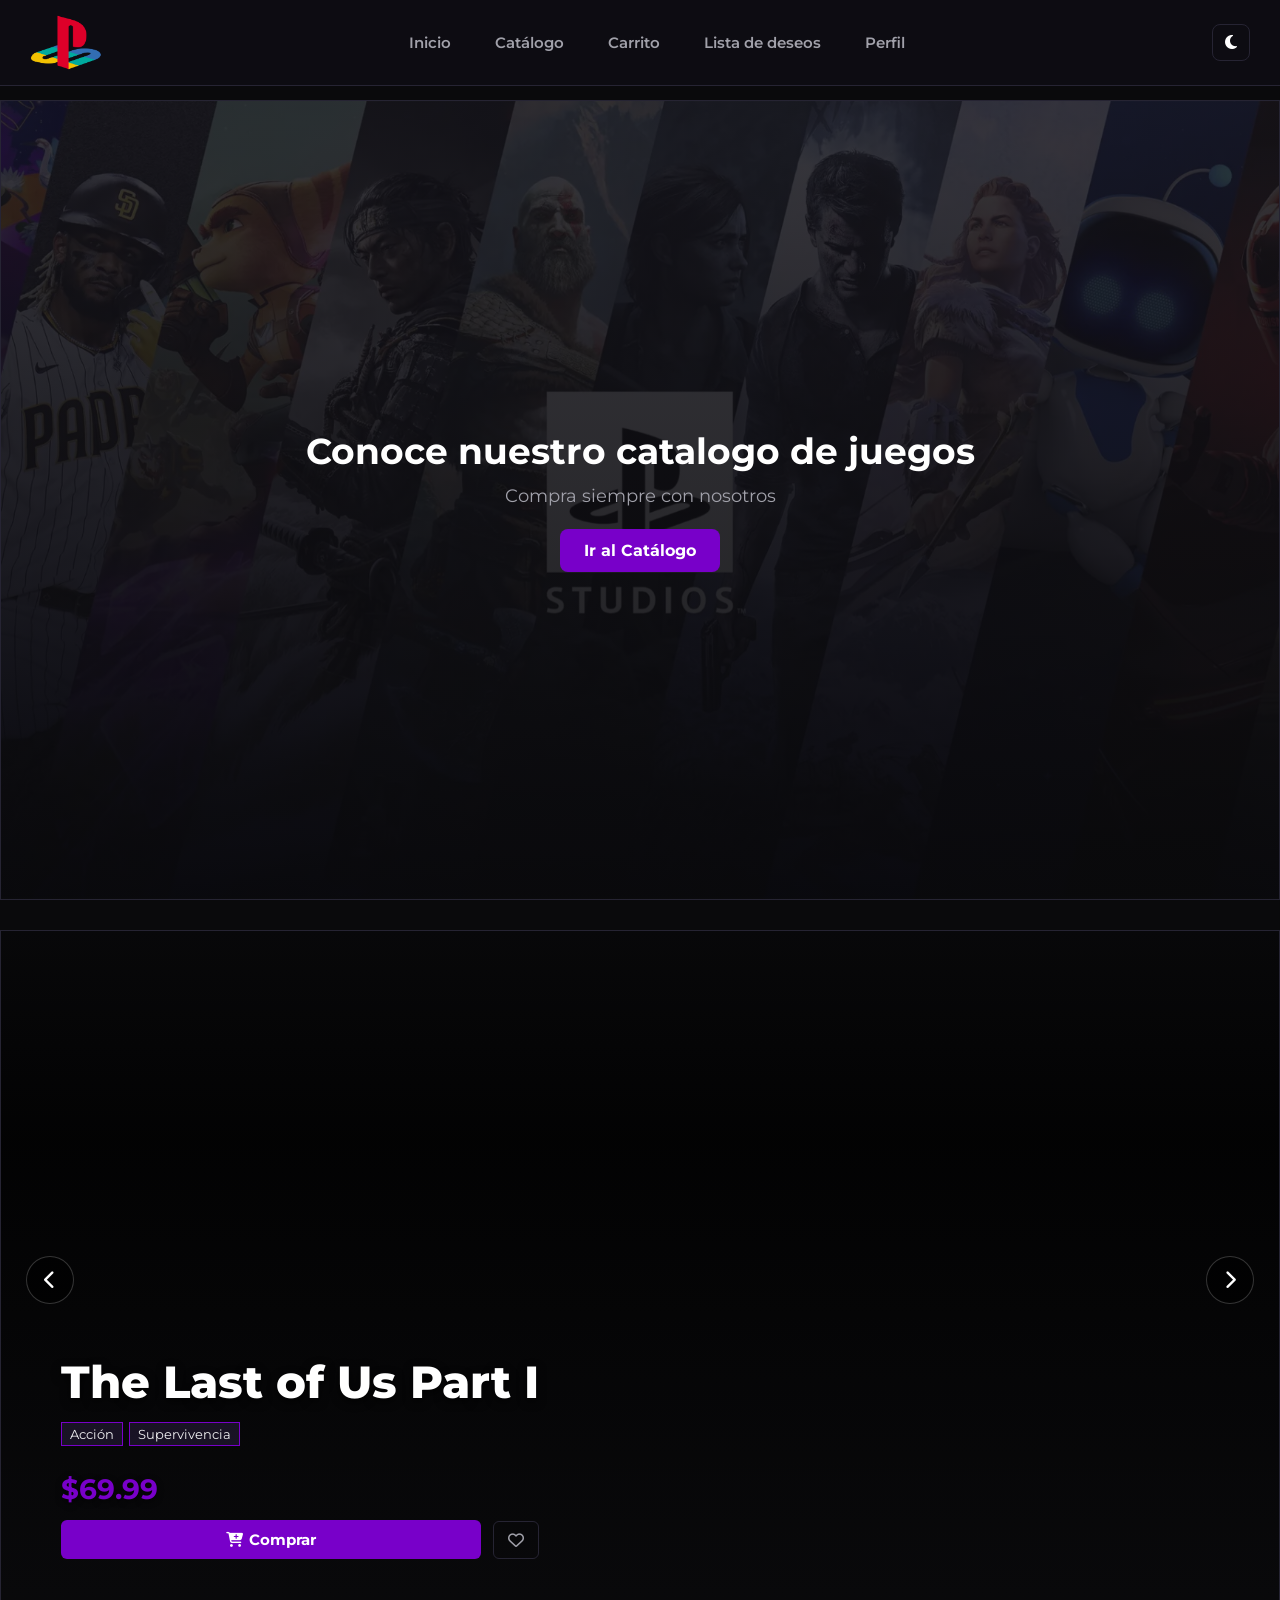
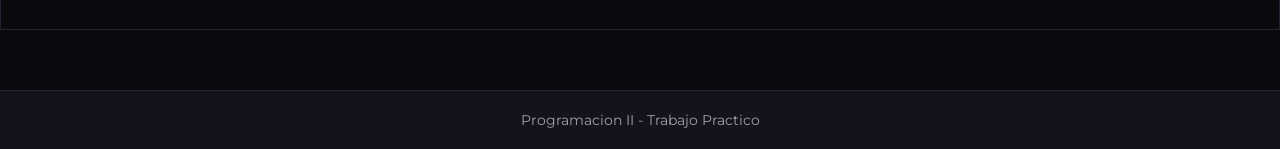
<file: index.html>
<!DOCTYPE html>
<html lang="es">

<head>
    <meta charset="UTF-8">
    <meta name="viewport" content="width=device-width, initial-scale=1.0">
    <title>GamesShop</title>
    <link rel="icon" href="./assets/images/icono.webp" type="image/webp">
    <link rel="stylesheet" href="https://cdnjs.cloudflare.com/ajax/libs/font-awesome/6.5.1/css/all.min.css">

    <!--Fuente Montserrat-->
    <link rel="preconnect" href="https://fonts.googleapis.com">
    <link rel="preconnect" href="https://fonts.gstatic.com" crossorigin>
    <link href="https://fonts.googleapis.com/css2?family=Montserrat:ital,wght@0,300..800;1,300..800&display=swap"
        rel="stylesheet">

    <link rel="stylesheet" href="./css/styles.css">
    <script>
        const savedTheme = localStorage.getItem("theme") || "dark";
        document.documentElement.setAttribute("data-theme", savedTheme);
    </script>
</head>

<body class="pagina-inicio">

    <!-- header -->
    <header class="encabezado">
        <a href="./index.html" class="logo-sitio">
            <img src="./assets/images/icono.webp" alt="Logo GamesShop" class="logo-imagen">
        </a>

        <nav class="menu-navegacion">
            <ul class="lista-menu">
                <li><a class="enlace-menu" href="./index.html">Inicio</a></li>
                <li><a class="enlace-menu" href="./pages/catalogo.html">Catálogo</a></li>
                <li><a class="enlace-menu" href="./pages/carrito.html">Carrito</a></li>
                <li><a class="enlace-menu" href="./pages/lista-deseados.html">Lista de deseos</a></li>
                <li><a class="enlace-menu" href="./pages/perfil.html">Perfil</a></li>
            </ul>
        </nav>

        <div class="acciones-encabezado">
            <button type="button" id="boton-tema" aria-label="Cambiar modo Día/Noche"
                title="Cambiar a Modo Día / Modo Noche">
                <i class="fa-solid fa-moon" id="icono-tema"></i>
            </button>
            <button type="button" id="boton-tema-movil" aria-label="Abrir menu de navegacion" title="Abrir menú">
                <h4>menu</h4>
            </button>
        </div>
    </header>

    <!-- main -->
    <main>
        <section class="banner-inicio">
            <div class="contenido-banner">
                <h2 class="titulo-banner">Conoce nuestro catalogo de juegos</h2>
                <p class="subtitulo-banner">Compra siempre con nosotros</p>
                <div class="acciones-banner">
                    <a href="./pages/catalogo.html" class="boton-banner">Ir al Catálogo</a>
                </div>
            </div>
        </section>
        <!-- carrusel -->
        <section id="carrusel-principal" class="seccion-carrusel-completo">
            <div class="carrusel-items" id="carrusel-items-inicio">
            </div>

            <button type="button" class="btn-carrusel btn-anterior" id="btn-anterior-inicio" aria-label="Anterior">
                <i class="fa-solid fa-chevron-left"></i>
            </button>
            <button type="button" class="btn-carrusel btn-siguiente" id="btn-siguiente-inicio" aria-label="Siguiente">
                <i class="fa-solid fa-chevron-right"></i>
            </button>
        </section>


    </main>

    <!-- footer -->
    <footer class="footer">
        <p>Programacion II - Trabajo Practico</p>
    </footer>

    <script src="./js/app.js"></script>
</body>

</html>
</file>
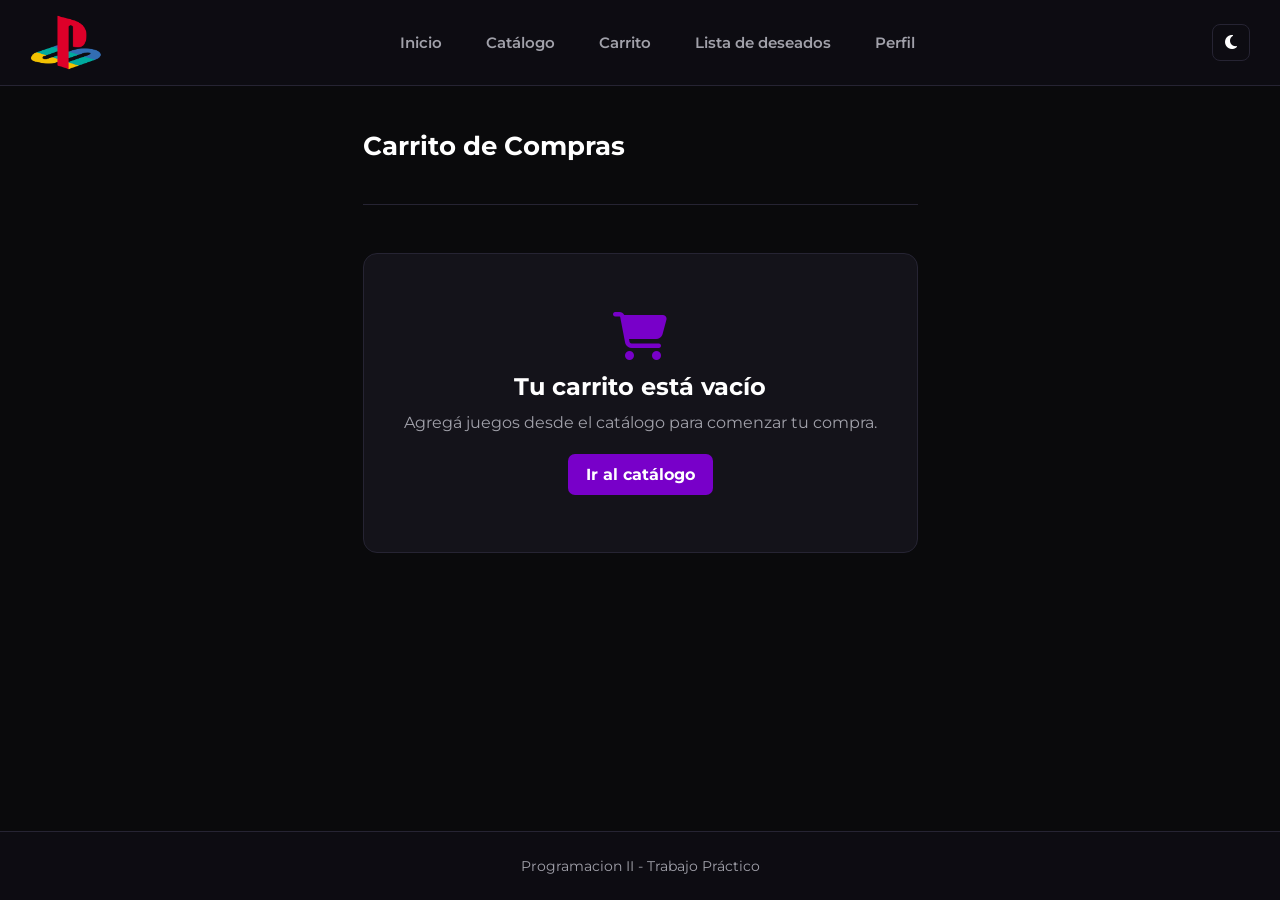
<file: pages/carrito.html>
<!DOCTYPE html>
<html lang="es">

<head>
    <meta charset="UTF-8">
    <meta name="viewport" content="width=device-width, initial-scale=1.0">
    <title>Carrito</title>
    <link rel="icon" href="./assets/images/icono.webp" type="image/webp">
    <link rel="stylesheet" href="https://cdnjs.cloudflare.com/ajax/libs/font-awesome/6.5.1/css/all.min.css">
    <!--Fuente Montserrat-->
    <link rel="preconnect" href="https://fonts.googleapis.com">
    <link rel="preconnect" href="https://fonts.gstatic.com" crossorigin>
    <link href="https://fonts.googleapis.com/css2?family=Montserrat:ital,wght@0,300..800;1,300..800&display=swap"
        rel="stylesheet">
    <link rel="stylesheet" href="../css/styles.css">
    <script>
        const savedTheme = localStorage.getItem("theme") || "dark";
        document.documentElement.setAttribute("data-theme", savedTheme);
    </script>
</head>

<body>
    <!-- header -->
    <header class="encabezado">
        <a class="logo-sitio" href="../index.html">
            <img class="logo-imagen" src="../assets/images/icono.webp" alt="Icono de la pagina">
        </a>
        <nav class="menu-navegacion">
            <ul class="lista-menu">
                <li><a class="enlace-menu" href="../index.html">Inicio</a></li>
                <li><a class="enlace-menu" href="./catalogo.html">Catálogo</a></li>
                <li><a class="enlace-menu" href="./carrito.html">Carrito</a></li>
                <li><a class="enlace-menu" href="./lista-deseados.html">Lista de deseados</a></li>
                <li><a class="enlace-menu" href="./perfil.html">Perfil</a></li>
            </ul>
        </nav>

        <!-- botones -->
        <div class="acciones-encabezado">
            <button type="button" id="boton-tema" aria-label="Cambiar modo Día/Noche"
                title="Cambiar a Modo Día / Modo Noche">
                <i class="fa-solid fa-moon" id="icono-tema"></i>
            </button>

            <button type="button" id="boton-tema-movil" aria-label="Abrir menu de navegacion" title="Abrir menú">
                <h4>menu</h4>
            </button>
        </div>
    </header>
    <!-- main -->
    <main class="contenedor-principal carrito-principal">
        <div class="titulo-carrito">
            <h1>Carrito de Compras</h1>
        </div>

        <div class="contenido-carrito">
            <section id="contenedor-carrito" class="lista-carrito"></section>

            <div id="resumen-carrito" class="resumen-carrito"></div>
        </div>
    </main>
    <!-- footer -->
    <footer>
        <p>Programacion II - Trabajo Práctico</p>
    </footer>
    <script src="../js/app.js"></script>
</body>

</html>
</file>
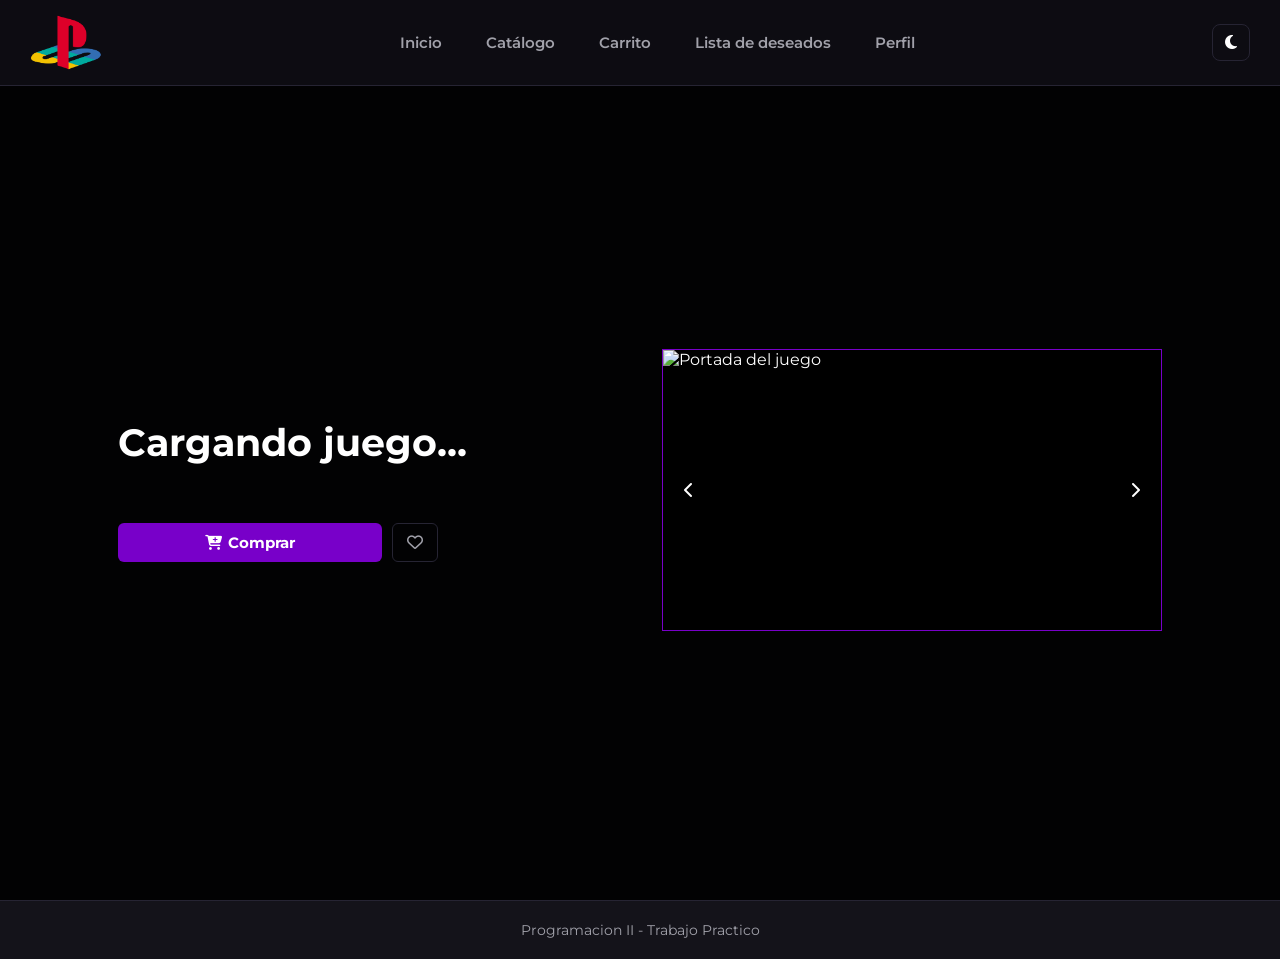
<file: pages/detalle-juego.html>
<!DOCTYPE html>
<html lang="es" data-theme="dark">

<head>
    <meta charset="UTF-8">
    <meta name="viewport" content="width=device-width, initial-scale=1.0">
    <title>Detalle del Juego - GamesShop</title>
    <link rel="icon" href="./assets/images/icono.webp" type="image/webp">
    <link rel="stylesheet" href="https://cdnjs.cloudflare.com/ajax/libs/font-awesome/6.5.1/css/all.min.css">
    <!--Fuente Montserrat-->
    <link rel="preconnect" href="https://fonts.googleapis.com">
    <link rel="preconnect" href="https://fonts.gstatic.com" crossorigin>
    <link href="https://fonts.googleapis.com/css2?family=Montserrat:ital,wght@0,300..800;1,300..800&display=swap"
        rel="stylesheet">
    <link rel="stylesheet" href="../css/styles.css">
    <script>
        const savedTheme = localStorage.getItem("theme") || "dark";
        document.documentElement.setAttribute("data-theme", savedTheme);
    </script>
</head>

<body>
    <!-- header -->
    <header class="encabezado">
        <a class="logo-sitio" href="../index.html">
            <img class="logo-imagen" src="../assets/images/icono.webp" alt="Icono de la pagina">
        </a>
        <nav class="menu-navegacion">
            <ul class="lista-menu">
                <li><a class="enlace-menu" href="../index.html">Inicio</a></li>
                <li><a class="enlace-menu" href="./catalogo.html">Catálogo</a></li>
                <li><a class="enlace-menu" href="./carrito.html">Carrito</a></li>
                <li><a class="enlace-menu" href="./lista-deseados.html">Lista de deseados</a></li>
                <li><a class="enlace-menu" href="./perfil.html">Perfil</a></li>
            </ul>
        </nav>
        <div class="acciones-encabezado">
            <!--computadora-->
            <button type="button" id="boton-tema" aria-label="Cambiar modo Día/Noche"
                title="Cambiar a Modo Día / Modo Noche">
                <i class="fa-solid fa-moon" id="icono-tema"></i>
            </button>

            <!--movil-->
            <button type="button" id="boton-tema-movil" aria-label="Abrir menu de navegacion" title="Abrir menú">
                <h4>menu</h4>
            </button>
        </div>
    </header>

    <main>
        <section id="fondo-juego">
            <div class="info-juego">
                <div class="datos-juego">
                    <h1 id="titulo-juego">Cargando juego...</h1>
                    <div class="generos-tarjeta" id="generos-juego"></div>
                    <p class="precio-juego" id="precio-juego"></p>
                    <div class="botones-detalle">
                        <button type="button" class="btn-comprar">
                            <i class="fa-solid fa-cart-plus"></i> Comprar
                        </button>
                        <button type="button" class="btn-deseados" aria-label="Añadir a lista de deseados">
                            <i class="fa-regular fa-heart"></i>
                        </button>
                    </div>
                </div>

                <div class="contenedor-portada">
                    <div class="carrusel-juego">
                        <div class="carrusel-items">
                            <!-- imagen principal -->
                            <div class="item-carrusel activo">
                                <img id="imagen-portada-juego" alt="Portada del juego">
                            </div>

                            <!-- trailer YouTube -->
                            <div class="item-carrusel">
                                <iframe id="video-trailer-juego" src="" title="Trailer del juego" frameborder="0"
                                    allow="accelerometer; autoplay; clipboard-write; encrypted-media; gyroscope; picture-in-picture"
                                    allowfullscreen></iframe>
                            </div>
                        </div>
                        <button type="button" class="btn-carrusel btn-anterior" id="btn-anterior-carrusel"
                            aria-label="Anterior">
                            <i class="fa-solid fa-chevron-left"></i>
                        </button>
                        <button type="button" class="btn-carrusel btn-siguiente" id="btn-siguiente-carrusel"
                            aria-label="Siguiente">
                            <i class="fa-solid fa-chevron-right"></i>
                        </button>
                    </div>
                </div>
            </div>
        </section>
    </main>
    <!-- footer -->
    <footer class="footer">
        <p>Programacion II - Trabajo Practico</p>
    </footer>
    <script src="../js/app.js"></script>
</body>

</html>
</file>
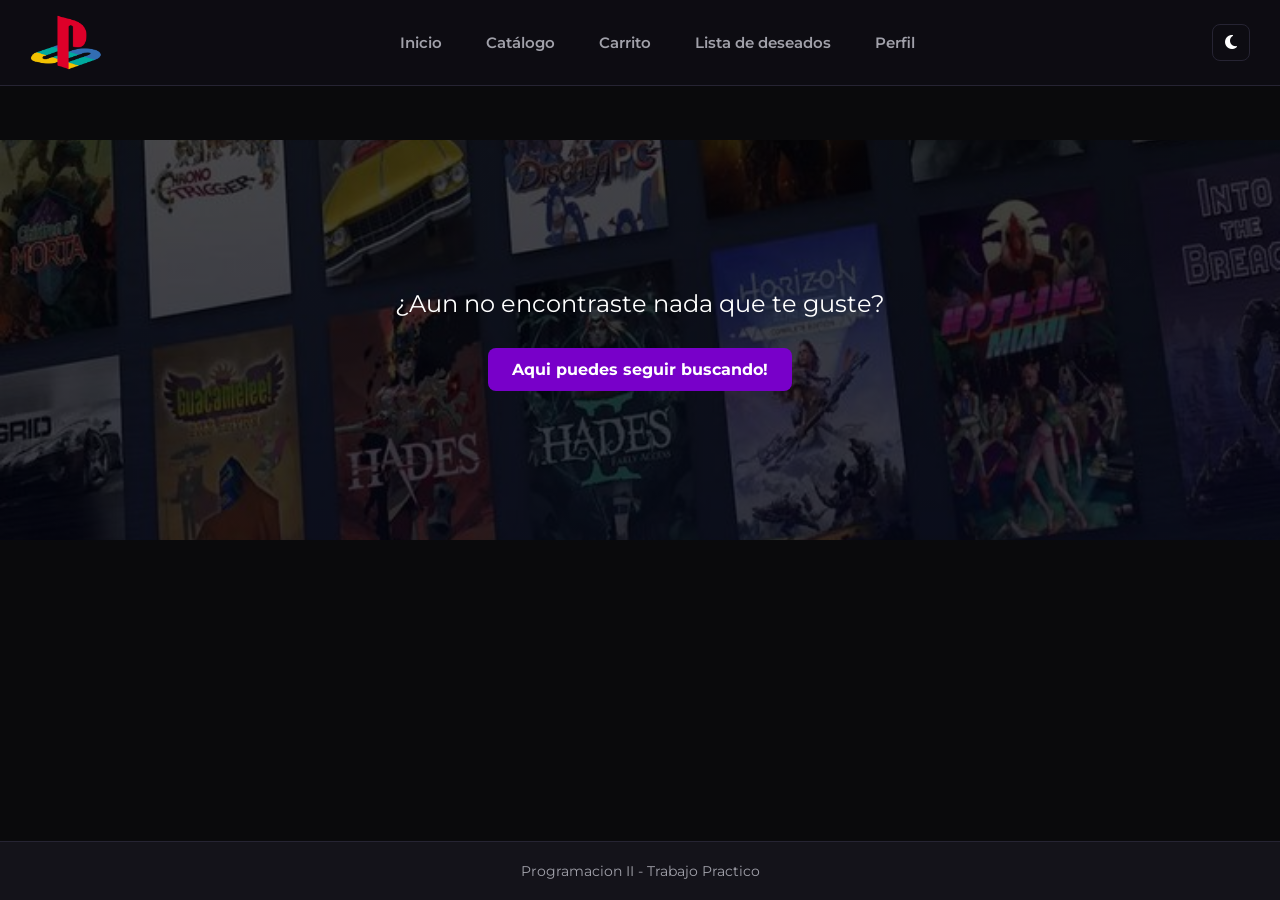
<file: pages/lista-deseados.html>
<!DOCTYPE html>
<html lang="es">

<head>
    <meta charset="UTF-8">
    <meta name="viewport" content="width=device-width, initial-scale=1.0">
    <title>Lista de deseados</title>
    <link rel="icon" href="./assets/images/icono.webp" type="image/webp">
    <link rel="stylesheet" href="https://cdnjs.cloudflare.com/ajax/libs/font-awesome/6.5.1/css/all.min.css">
    <!--Fuente Montserrat-->
    <link rel="preconnect" href="https://fonts.googleapis.com">
    <link rel="preconnect" href="https://fonts.gstatic.com" crossorigin>
    <link href="https://fonts.googleapis.com/css2?family=Montserrat:ital,wght@0,300..800;1,300..800&display=swap"
        rel="stylesheet">
    <link rel="stylesheet" href="../css/styles.css">
    <script>
        const savedTheme = localStorage.getItem("theme") || "dark";
        document.documentElement.setAttribute("data-theme", savedTheme);
    </script>
</head>

<body>
    <!--header-->
    <header class="encabezado">
        <a class="logo-sitio" href="../index.html">
            <img class="logo-imagen" src="../assets/images/icono.webp" alt="Icono de la pagina">
        </a>
        <nav class="menu-navegacion">
            <ul class="lista-menu">
                <li><a class="enlace-menu" href="../index.html">Inicio</a></li>
                <li><a class="enlace-menu" href="./catalogo.html">Catálogo</a></li>
                <li><a class="enlace-menu" href="./carrito.html">Carrito</a></li>
                <li><a class="enlace-menu" href="./lista-deseados.html">Lista de deseados</a></li>
                <li><a class="enlace-menu" href="./perfil.html">Perfil</a></li>
            </ul>
        </nav>
        <div class="acciones-encabezado">
            <!-- computadora -->
            <button type="button" id="boton-tema" aria-label="Cambiar modo Día/Noche"
                title="Cambiar a Modo Día / Modo Noche">
                <i class="fa-solid fa-moon" id="icono-tema"></i>
            </button>

            <!-- movil -->
            <button type="button" id="boton-tema-movil" aria-label="Abrir menu de navegacion" title="Abrir menú">
                <h4>menu</h4>
            </button>
        </div>
    </header>

    <main class="contenedor-principal">

        <div class="controles-deseados">
            <input type="text" class="buscador-deseados" id="buscador-deseados"
                placeholder="Busca dentro de tus deseos..." autocomplete="off" aria-label="Buscar videojuegos">
            <select id="ordenar-deseados" aria-label="Orden">
                <option value="">Ordenar por</option>
                <option value="titulo">Título (A-Z)</option>
                <option value="reciente">reciente</option>
                <option value="antiguo">antiguedad</option>
                <option value="precio-asc">Precio (Menor a Mayor)</option>
                <option value="precio-desc">Precio (Mayor a Menor)</option>
            </select>
        </div>

        <div id="contenedor-deseados"></div>
    </main>
    <div id="contenedor-notificaciones" class="contenedor-notificaciones"></div>

    <!-- footer -->
    <footer class="footer">
        <p>Programacion II - Trabajo Practico</p>
    </footer>
    <script src="../js/app.js"></script>
</body>

</html>
</file>
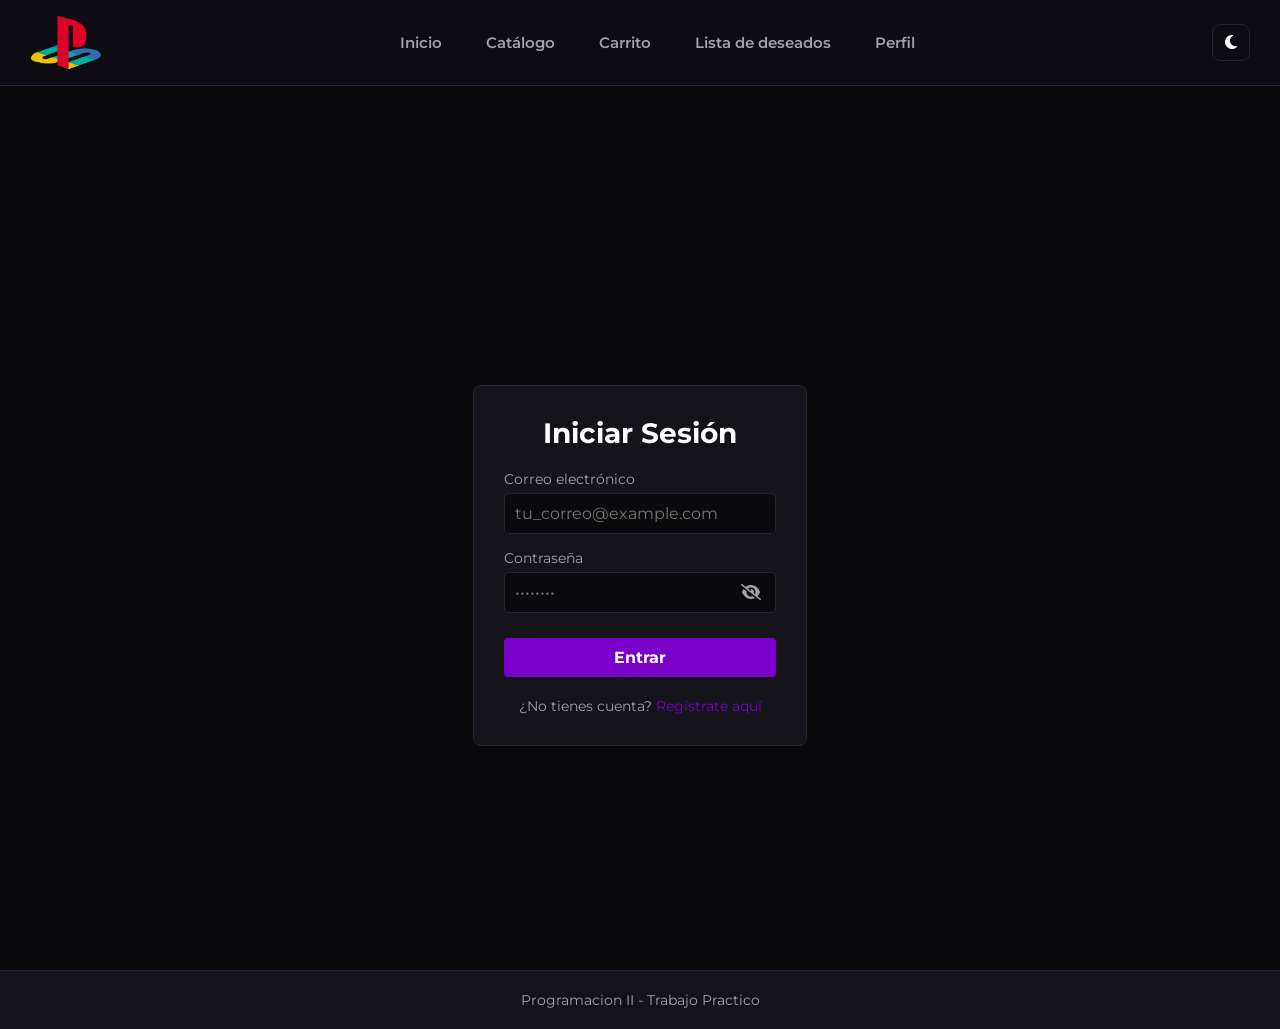
<file: pages/perfil.html>
<!DOCTYPE html>
<html lang="es">

<head>
    <meta charset="UTF-8">
    <meta name="viewport" content="width=device-width, initial-scale=1.0">
    <title>Perfil</title>
    <link rel="icon" href="../assets/images/icono.webp" type="image/webp">
    <link rel="stylesheet" href="https://cdnjs.cloudflare.com/ajax/libs/font-awesome/6.5.1/css/all.min.css">
    <link rel="preconnect" href="https://fonts.googleapis.com">
    <link rel="preconnect" href="https://fonts.gstatic.com" crossorigin>
    <link href="https://fonts.googleapis.com/css2?family=Montserrat:ital,wght@0,300..800;1,300..800&display=swap"
        rel="stylesheet">
    <link rel="stylesheet" href="../css/styles.css">
    <script>
        const savedTheme = localStorage.getItem("theme") || "dark";
        document.documentElement.setAttribute("data-theme", savedTheme);
    </script>
</head>

<body>
    <header class="encabezado">
        <a class="logo-sitio" href="../index.html">
            <img class="logo-imagen" src="../assets/images/icono.webp" alt="Icono de la pagina">
        </a>
        <nav class="menu-navegacion">
            <ul class="lista-menu">
                <li><a class="enlace-menu" href="../index.html">Inicio</a></li>
                <li><a class="enlace-menu" href="./catalogo.html">Catálogo</a></li>
                <li><a class="enlace-menu" href="./carrito.html">Carrito</a></li>
                <li><a class="enlace-menu" href="./lista-deseados.html">Lista de deseados</a></li>
                <li><a class="enlace-menu" href="./perfil.html">Perfil</a></li>
            </ul>
        </nav>

        <div class="acciones-encabezado">
            <button type="button" id="boton-tema" aria-label="Cambiar modo Día/Noche"
                title="Cambiar a Modo Día / Modo Noche">
                <i class="fa-solid fa-moon" id="icono-tema"></i>
            </button>
            <button type="button" id="boton-tema-movil" aria-label="Abrir menu de navegacion" title="Abrir menú">
                <h4>menu</h4>
            </button>
        </div>
    </header>

    <main class="contenedor-principal">
        <section id="contenedor-login" class="seccion-login">
            <div class="tarjeta-login">
                <div id="caja-login">
                    <h1>Iniciar Sesión</h1>
                    <form id="formulario-login" novalidate>
                        <div class="grupo-formulario">
                            <label for="correo-login">Correo electrónico</label>
                            <input type="email" id="correo-login" required placeholder="tu_correo@example.com">
                        </div>
                        <div class="grupo-formulario">
                            <label for="contrasena-login">Contraseña</label>
                            <div class="contenedor-contrasena">
                                <input type="password" id="contrasena-login" required placeholder="••••••••">
                                <button type="button" class="boton-ver-contrasena" data-target="contrasena-login">
                                    <i class="fa-solid fa-eye-slash"></i>
                                </button>
                            </div>
                        </div>
                        <button type="submit" class="boton-principal">Entrar</button>
                    </form>
                    <p class="texto-cambiar-formulario">
                        ¿No tienes cuenta? <a href="#" id="mostrar-registro">Regístrate aquí</a>
                    </p>
                </div>

                <div id="caja-registro" class="formulario-oculto">
                    <h1>Crear Cuenta</h1>
                    <form id="formulario-registro" novalidate>
                        <div class="grupo-formulario">
                            <label for="registro-nombre">Nombre de usuario</label>
                            <input type="text" id="registro-nombre" required placeholder="TuApodo">
                        </div>
                        <div class="grupo-formulario">
                            <label for="registro-correo">Correo electrónico</label>
                            <input type="email" id="registro-correo" required placeholder="tu_correo@gmail.com">
                        </div>
                        <div class="grupo-formulario">
                            <label for="registro-contrasena">Contraseña</label>
                            <div class="contenedor-contrasena">
                                <input type="password" id="registro-contrasena" required placeholder="••••••••">
                                <button type="button" class="boton-ver-contrasena" data-target="registro-contrasena">
                                    <i class="fa-solid fa-eye-slash"></i>
                                </button>
                            </div>
                        </div>
                        <button type="submit" class="boton-principal">Registrarse</button>
                    </form>
                    <p class="texto-cambiar-formulario">
                        ¿Ya tienes una cuenta? <a href="#" id="mostrar-login">Inicia sesión</a>
                    </p>
                </div>
            </div>
        </section>

        <section id="contenedor-perfil" class="seccion-login formulario-oculto">
            <div class="tarjeta-login tarjeta-perfil-ancha">
                <h1>Mi Perfil</h1>
                <form id="formulario-perfil" novalidate>
                    <div class="grupo-formulario">
                        <label for="perfil-nombre-input">Nombre de usuario</label>
                        <input type="text" id="perfil-nombre-input" disabled required>
                    </div>
                    <div class="grupo-formulario">
                        <label for="perfil-correo-input">Correo electrónico</label>
                        <input type="email" id="perfil-correo-input" disabled required>
                    </div>

                    <div class="acciones-perfil">
                        <button type="button" id="boton-editar-perfil" class="boton-principal boton-secundario">Modificar
                            Datos</button>
                        <button type="submit" id="boton-guardar-perfil" class="boton-principal formulario-oculto">Guardar
                            Cambios</button>
                    </div>
                </form>

                <hr class="separador-perfil">
                <h3>Cambiar Contraseña</h3>
                <form id="formulario-cambiar-contrasena" class="subformulario-perfil" novalidate>
                    <div class="grupo-formulario">
                        <label for="contrasena-actual">Contraseña actual</label>
                        <div class="contenedor-contrasena">
                            <input type="password" id="contrasena-actual" required placeholder="••••••••">
                            <button type="button" class="boton-ver-contrasena" data-target="contrasena-actual">
                                <i class="fa-solid fa-eye-slash"></i>
                            </button>
                        </div>
                    </div>
                    <div class="grupo-formulario">
                        <label for="contrasena-nueva">Nueva contraseña</label>
                        <div class="contenedor-contrasena">
                            <input type="password" id="contrasena-nueva" required placeholder="••••••••">
                            <button type="button" class="boton-ver-contrasena" data-target="contrasena-nueva">
                                <i class="fa-solid fa-eye-slash"></i>
                            </button>
                        </div>
                    </div>
                    <button type="submit" class="boton-principal boton-ancho-total">Actualizar Contraseña</button>
                </form>

                <!-- NUEVO BOTÓN DE CERRAR SESIÓN -->
                <div class="acciones-perfil" style="margin-top: 20px;">
                    <button type="button" id="boton-cerrar-sesion" class="boton-principal boton-ancho-total"
                        style="background-color: #d9534f;">Cerrar Sesión</button>
                </div>
            </div>
        </section>
    </main>

    <footer class="footer">
        <p>Programacion II - Trabajo Practico</p>
    </footer>
    <script src="../js/app.js"></script>
</body>

</html>
</file>
<file: css/styles.css>
@import url('https://fonts.googleapis.com/css2?family=Montserrat:ital,wght@0,300..800;1,300..800&display=swap');

/* variables generales */
:root {
    --color-fondo: #0a0a0c;
    --color-tarjeta: #14131a;
    --color-encabezado: #0d0c12;
    --color-borde: #262433;
    --color-morado: #7800c9;
    --color-morado-hover: #530083;
    --color-morado-claro: rgba(46, 34, 73, 0.459);
    --color-texto: #ffffff;
    --color-texto-secundario: #a1a1aa;
    --transicion: 0.25s ease;
}

[data-theme="light"] {
    --color-fondo: #f4f4f5;
    --color-tarjeta: #ffffff;
    --color-encabezado: #ffffff;
    --color-borde: #e4e4e7;
    --color-morado: #7800c9;
    --color-morado-hover: #530083;
    --color-morado-claro: rgba(147, 100, 255, 0.459);
    --color-texto: #7800c9;
    --color-texto-secundario: #7800c9;
}

/* general */
* {
    margin: 0;
    padding: 0;
    box-sizing: border-box;
    font-family: 'Montserrat', sans-serif;
}

input,
button,
textarea,
select {
    font-family: 'Montserrat', sans-serif;
}

html {
    overflow-x: hidden;
    width: 100%;
}

body {
    font-family: 'Montserrat', sans-serif;
    font-size: 16px;
    background-color: var(--color-fondo);
    color: var(--color-texto);
    margin: 0;
    overflow-x: hidden;
    width: 100%;
    min-height: 100vh;
    flex-direction: column;
    display: flex;
}

img,
video {
    max-width: 100%;
}

.footer {
    text-align: center;
    padding: 20px;
    background-color: var(--color-tarjeta);
    border-top: 1px solid var(--color-borde);
    color: var(--color-texto-secundario);
    font-size: 14px;
    transition: background-color var(--transicion), color var(--transicion);
}

.oculto {
    display: none !important;
}

/* nav y header */
.encabezado {
    position: fixed;
    top: 0;
    left: 0;
    width: 100%;
    z-index: 1000;
    display: flex;
    justify-content: space-between;
    align-items: center;
    padding: 15px 30px;
    background-color: var(--color-encabezado);
    border-bottom: 1px solid var(--color-borde);
}

.logo-sitio {
    display: flex;
    align-items: center;
    text-decoration: none;
}

.logo-imagen {
    height: 55px;
    width: auto;
    object-fit: contain;
    transition: transform var(--transicion);
}

.logo-imagen:hover {
    transform: scale(1.08);
}

.menu-navegacion {
    display: flex;
}

.lista-menu {
    display: flex;
    align-items: center;
    gap: 20px;
    list-style: none;
}

.enlace-menu {
    text-decoration: none;
    color: var(--color-texto-secundario);
    font-weight: 600;
    font-size: 15px;
    padding: 8px 12px;
    border-radius: 6px;
    transition: color var(--transicion), background-color var(--transicion);
}

.enlace-menu:hover {
    color: var(--color-morado);
    background-color: var(--color-morado-claro);
}

.acciones-encabezado {
    display: flex;
    align-items: center;
    gap: 10px;
}

#boton-tema,
#boton-tema-movil {
    background: transparent;
    border: 1px solid var(--color-borde);
    color: var(--color-texto);
    padding: 8px 12px;
    border-radius: 8px;
    cursor: pointer;
    font-size: 16px;
    transition: border-color var(--transicion), color var(--transicion), background-color var(--transicion);
}

#boton-tema:hover,
#boton-tema-movil:hover {
    border-color: var(--color-morado);
    color: var(--color-morado);
}

#boton-tema-movil {
    display: none;
    align-items: center;
    gap: 6px;
}

#boton-tema-movil h4 {
    margin: 0;
    font-size: 13px;
    font-weight: 600;
    text-transform: uppercase;
    color: inherit;
    letter-spacing: 0.5px;
}

#boton-tema-movil::before {
    content: "\f0c9";
    font-family: "Font Awesome 6 Free";
    font-weight: 900;
    font-size: 13px;
}

#boton-tema-movil.activo::before {
    content: "\f00d";
}

/* inicio */
.pagina-inicio {
    padding-top: 0;
}

.contenedor-principal {
    margin-top: 100px;
    padding: 20px 30px;
    max-width: 1400px;
    margin-left: auto;
    margin-right: auto;
}

/* Banner de inicio */
.banner-inicio {
    max-width: 1500px;
    height: 800px;
    margin: 100px auto 30px auto;
    padding: 50px 20px;
    background-color: var(--color-tarjeta);
    border: 1px solid var(--color-borde);
    text-align: center;
    background-image: linear-gradient(rgba(20, 19, 26, 0.85), rgba(10, 10, 12, 0.92)), url('../assets/images/fondo-inicio-catalogo.webp');
    background-size: cover;
    background-position: top;
    display: flex;
}

.contenido-banner {
    max-width: 700px;
    margin: 0 auto;
    display: flex;
    flex-direction: column;
    align-items: center;
    justify-content: center;
    gap: 12px;
}

.titulo-banner {
    font-size: 36px;
    color: var(--color-texto);
}

.subtitulo-banner {
    font-size: 18px;
    color: var(--color-texto-secundario);
}

.boton-banner,
.volver {
    background-color: var(--color-morado);
    color: #ffffff;
    padding: 12px 24px;
    border-radius: 8px;
    font-weight: bold;
    text-decoration: none;
    margin-top: 10px;
    display: inline-block;
    transition: background-color var(--transicion);
}

.boton-banner:hover,
.volver:hover {
    background-color: var(--color-morado-hover);
}

/* Sección novedades */
.seccion-novedades {
    max-width: 1300px;
    margin: 0 auto;
    padding: 20px;
}

.cabecera-seccion {
    display: flex;
    justify-content: space-between;
    align-items: center;
    margin-bottom: 25px;
    flex-wrap: wrap;
    gap: 15px;
}

.titulo-novedades {
    color: var(--color-morado);
    font-size: 26px;
}

.subtitulo-novedades {
    color: var(--color-texto-secundario);
    font-size: 16px;
    font-weight: normal;
    margin-top: 4px;
}

.acciones-seccion {
    display: flex;
    align-items: center;
    gap: 15px;
}

.boton-ver-catalogo {
    background-color: var(--color-tarjeta);
    color: var(--color-texto);
    border: 1px solid var(--color-borde);
    padding: 8px 16px;
    border-radius: 6px;
    font-weight: 600;
    text-decoration: none;
    font-size: 14px;
    transition: border-color var(--transicion), color var(--transicion);
}

.boton-ver-catalogo:hover {
    border-color: var(--color-morado);
    color: var(--color-morado);
}

.controles-carrusel {
    display: flex;
    gap: 8px;
}

.btn-carrusel {
    background-color: var(--color-tarjeta);
    border: 1px solid var(--color-borde);
    color: var(--color-texto);
    width: 36px;
    height: 36px;
    border-radius: 50%;
    cursor: pointer;
    display: flex;
    align-items: center;
    justify-content: center;
    font-size: 16px;
    transition: background-color var(--transicion), border-color var(--transicion);
}

.btn-carrusel:hover {
    background-color: var(--color-morado);
    border-color: var(--color-morado);
    color: #ffffff;
}

/* CARRUSEL PRINCIPAL */
.seccion-carrusel-completo {
    position: relative;
    max-width: 1500px;
    width: 100%;
    height: 700px;
    margin: 30px auto 60px auto;
    overflow: hidden;
    background-color: #000000;
    border: 1px solid var(--color-borde);
}

.seccion-carrusel-completo .carrusel-items {
    position: relative;
    width: 100%;
    height: 100%;
}

.seccion-carrusel-completo .item-carrusel {
    position: absolute;
    top: 0;
    left: 0;
    width: 100%;
    height: 100%;
    display: none;
}

.seccion-carrusel-completo .item-carrusel.activo {
    display: block;
    animation: aparecerSlide 0.4s ease-in-out;
}

@keyframes aparecerSlide {
    from {
        opacity: 0.3;
    }

    to {
        opacity: 1;
    }
}

.enlace-portada-slide {
    position: absolute;
    top: 0;
    left: 0;
    width: 100%;
    height: 100%;
    display: block;
}

.imagen-slide-completo {
    width: 100%;
    height: 100%;
    object-fit: cover;
    object-position: center;
    display: block;
}

.capa-oscura-slide {
    position: absolute;
    inset: 0;
    background: linear-gradient(to top,
            rgba(10, 10, 12, 0.95) 0%,
            rgba(10, 10, 12, 0.6) 35%,
            rgba(10, 10, 12, 0.25) 70%,
            rgba(10, 10, 12, 0.8) 100%);
    pointer-events: none;
}

.info-slide {
    position: absolute;
    bottom: 70px;
    left: 60px;
    max-width: 650px;
    z-index: 10;
    display: flex;
    flex-direction: column;
    gap: 14px;
}

.titulo-slide {
    font-size: 45px;
    font-weight: 800;
    line-height: 1.15;
    text-shadow: 0 3px 10px rgba(0, 0, 0, 0.8);
}

.titulo-slide a {
    color: #ffffff;
    text-decoration: none;
    transition: color var(--transicion);
}


.precio-slide {
    font-size: 28px;
    font-weight: bold;
    color: var(--color-morado);
    text-shadow: 0 2px 6px rgba(0, 0, 0, 0.7);
}

.acciones-slide {
    display: flex;
    align-items: center;
    gap: 12px;
    flex-wrap: wrap;
}

.seccion-carrusel-completo .btn-carrusel {
    position: absolute;
    top: 50%;
    transform: translateY(-50%);
    z-index: 20;
    width: 48px;
    height: 48px;
    border-radius: 50%;
    background-color: rgba(0, 0, 0, 0.6);
    color: #ffffff;
    border: 1px solid rgba(255, 255, 255, 0.2);
    font-size: 19px;
    cursor: pointer;
    display: flex;
    align-items: center;
    justify-content: center;
    transition: background-color var(--transicion), transform var(--transicion), border-color var(--transicion);
}

.seccion-carrusel-completo .btn-carrusel:hover {
    background-color: var(--color-morado);
    border-color: var(--color-morado);
    transform: translateY(-50%) scale(1.08);
}

.seccion-carrusel-completo .btn-anterior {
    left: 25px;
}

.seccion-carrusel-completo .btn-siguiente {
    right: 25px;
}

/* carrusel */
.contenedor-carrusel {
    overflow: hidden;
    width: 100%;
}

.carrusel-juegos {
    display: flex;
    gap: 20px;
    overflow-x: auto;
    scroll-behavior: smooth;
    scrollbar-width: none;
    padding: 10px 0;
}

.carrusel-juegos::-webkit-scrollbar {
    display: none;
}

.carrusel-juegos .tarjeta-juego {
    flex: 0 0 280px;
}

/* buscador */
.seccion-buscador {
    display: flex;
    justify-content: center;
    margin: 20px 0 30px 0;
}

.caja-buscador {
    width: 100%;
    max-width: 500px;
}

#buscador-juegos {
    width: 100%;
    padding: 12px 20px;
    font-size: 16px;
    border-radius: 25px;
    border: 1px solid var(--color-borde);
    background-color: var(--color-tarjeta);
    color: var(--color-texto);
    outline: none;
    transition: border-color var(--transicion);
}

#buscador-juegos:focus {
    border-color: var(--color-morado);
}

.sin-resultados {
    text-align: center;
    padding: 50px 20px;
    color: var(--color-texto-secundario);
    font-size: 18px;
}

/* tarjetas de los juegos */
#contenedor-juegos {
    display: grid;
    grid-template-columns: repeat(auto-fill, minmax(280px, 1fr));
    gap: 25px;
    width: 100%;
    max-width: 1400px;
    margin: 0 auto;
}

.tarjeta-juego {
    background-color: var(--color-tarjeta);
    border: 1px solid var(--color-borde);
    overflow: hidden;
    display: flex;
    flex-direction: column;
    transition: transform var(--transicion), border-color var(--transicion);
}

.tarjeta-juego:hover {
    transform: translateY(-4px);
    border-color: var(--color-morado);
}

.enlace-tarjeta {
    text-decoration: none;
    color: inherit;
    display: flex;
    flex-direction: column;
    height: 100%;
}

.imagen-tarjeta img {
    width: 100%;
    aspect-ratio: 16 / 9;
    object-fit: cover;
    display: block;
}

.info-tarjeta {
    padding: 15px;
    display: flex;
    flex-direction: column;
    flex-grow: 1;
}

.titulo-tarjeta {
    font-size: 25px;
    margin-bottom: 8px;
    color: var(--color-texto);
}

[data-theme="light"] .titulo-tarjeta {
    color: #000000;
}

.generos-tarjeta {
    display: flex;
    flex-wrap: wrap;
    gap: 6px;
    margin-bottom: 12px;
}

.etiqueta {
    background-color: var(--color-morado-claro);
    color: #f1f1f3;
    border: 1px solid var(--color-morado);
    font-size: 13px;
    padding: 3px 8px;
}

.precio-tarjeta {
    margin-top: auto;
    font-size: 20px;
    font-weight: bold;
    color: var(--color-morado);
}

.botones-tarjeta {
    display: flex;
    gap: 8px;
    margin-top: 12px;
}

.btn-comprar {
    flex: 1;
    background-color: var(--color-morado);
    color: #ffffff;
    border: none;
    padding: 10px;
    border-radius: 6px;
    cursor: pointer;
    font-weight: bold;
    font-size: 15px;
    display: flex;
    align-items: center;
    justify-content: center;
    gap: 6px;
    transition: background-color var(--transicion);
}

.btn-comprar:hover {
    background-color: var(--color-morado-hover);
}

.btn-deseados {
    background: transparent;
    border: 1px solid var(--color-borde);
    color: var(--color-texto-secundario);
    padding: 10px 14px;
    border-radius: 6px;
    cursor: pointer;
    font-size: 16px;
    display: flex;
    align-items: center;
    justify-content: center;
    transition: border-color var(--transicion), color var(--transicion);
}

.btn-deseados:hover,
.btn-deseados.activo {
    border-color: #ef4444;
    color: #ef4444;
}

/* vista de detalle de juegos */
#fondo-juego {
    width: 100%;
    min-height: 100vh;
    background-size: cover;
    background-position: center;
    background-repeat: no-repeat;
    display: flex;
}

.info-juego {
    background-color: rgba(0, 0, 0, 0.78);
    padding: 120px 40px 40px;
    width: 100%;
    min-height: 100vh;
    display: flex;
    align-items: center;
    justify-content: space-around;
    gap: 40px;
}

.datos-juego {
    display: flex;
    flex-direction: column;
    gap: 15px;
    max-width: 600px;
}

#titulo-juego {
    font-size: 38px;
    color: #ffffff;
}

#precio-juego {
    font-size: 28px;
    font-weight: bold;
    color: var(--color-morado);
}

.botones-detalle {
    display: flex;
    gap: 10px;
    max-width: 320px;
}

.contenedor-portada {
    width: 500px;
    max-width: 100%;
}

.carrusel-juego {
    position: relative;
    width: 100%;
    aspect-ratio: 16 / 9;
    background-color: #000000;
    border: 1px solid var(--color-morado);
    overflow: hidden;
}

.carrusel-items {
    width: 100%;
    height: 100%;
}

.item-carrusel {
    display: none;
    width: 100%;
    height: 100%;
}

.item-carrusel.activo {
    display: block;
}

#imagen-portada-juego {
    width: 100%;
    height: 100%;
    object-fit: cover;
    display: block;
}

#video-trailer-juego {
    width: 100%;
    height: 100%;
    border: none;
    display: block;
}

.carrusel-juego .btn-carrusel {
    position: absolute;
    top: 50%;
    transform: translateY(-50%);
    background-color: rgba(0, 0, 0, 0.65);
    color: #ffffff;
    border: none;
    width: 32px;
    height: 32px;
    border-radius: 50%;
    cursor: pointer;
    display: flex;
    align-items: center;
    justify-content: center;
    font-size: 16px;
    transition: background-color var(--transicion);
}

.carrusel-juego .btn-carrusel:hover {
    background-color: var(--color-morado);
}

.carrusel-juego .btn-anterior {
    left: 10px;
}

.carrusel-juego .btn-siguiente {
    right: 10px;
}


/* Notificaciones */

@keyframes aparecerNoti {
    0% {
        opacity: 0;
        transform: translateY(-30px);
    }

    100% {
        opacity: 1;
        transform: translateY(0);
    }
}

@keyframes desaparecerNoti {
    0% {
        opacity: 1;
        transform: translateY(0);
        padding-top: 15px;
        padding-bottom: 15px;
        margin-bottom: 0;
        border-width: 1px;
    }

    50% {
        opacity: 0;
        transform: translateY(-30px);
        padding-top: 15px;
        padding-bottom: 15px;
        margin-bottom: 0;
        border-width: 1px;
    }

    100% {
        opacity: 0;
        transform: translateY(-30px);
        padding-top: 0;
        padding-bottom: 0;
        margin-bottom: -10px;
        border-width: 0;
    }
}

#contenedor-notificaciones {
    position: fixed;
    top: 100px;
    right: 20px;
    z-index: 2000;
    display: flex;
    flex-direction: column;
    gap: 10px;
    align-items: flex-end;


}

.notificacion {
    animation: aparecerNoti 0.4s cubic-bezier(0.175, 0.885, 0.32, 1.275) forwards, desaparecerNoti 0.4s ease forwards 2.6s;
    overflow: hidden;
    white-space: nowrap;
}


/* Lista de deseados */

.listaVacia {
    grid-column: 1 / -1;

    width: 100vw;
    margin-left: calc(50% - 50vw);
    min-height: 400px;
    background: linear-gradient(rgba(0, 0, 0, 0.7), rgba(0, 0, 0, 0.7)), url('../assets/images/fondoDeseados.jpg') no-repeat;
    background-size: cover;
    background-position: center;

    display: flex;
    align-items: center;
    justify-content: center;
    gap: 20px;
    flex-direction: column;

    padding: 20px;
    box-sizing: border-box;
}

.listaVacia p {
    color: var(--color-texto);
    font-size: 24px;
    text-align: center;
    margin: 0;
}

#contenedor-deseados {
    display: grid;
    grid-template-columns: repeat(2, 1fr);
    gap: 20px;
    width: 100%;
    max-width: 1200px;
    margin: 0 auto;
    padding: 20px 0;
}

#contenedor-deseados .tarjeta-juego:last-child:nth-child(odd) {
    grid-column: 1 / -1;
    justify-self: center;
    width: calc(50% - 10px);
}

@media (max-width: 768px) {
    #contenedor-deseados {
        grid-template-columns: 1fr;
    }

    #contenedor-deseados .tarjeta-juego:last-child:nth-child(odd) {
        grid-column: auto;
        width: 100%;
    }
}

/*controles de deseados*/
.controles-deseados {
    display: flex;
    justify-content: center;
    align-items: center;
    gap: 15px;
    width: 100%;
    margin: 20px auto 30px auto;
    max-width: 850px;
    padding: 0 20px;
    box-sizing: border-box;

}

.buscador-deseados {
    flex: 3;
    width: auto;
    min-width: 250px;
    padding: 12px 20px;
    font-size: 16px;
    border-radius: 25px;
    border: 1px solid var(--color-borde);
    background-color: var(--color-tarjeta);
    color: var(--color-texto);
    outline: none;
    transition: border-color var(--transicion);
}

#ordenar-deseados {
    flex: 1;
    max-width: 220px;
    padding: 12px 20px;
    font-size: 16px;
    border-radius: 25px;
    border: 1px solid var(--color-borde);
    background-color: var(--color-tarjeta);
    color: var(--color-texto);
    outline: none;
    cursor: pointer;
    transition: border-color var(--transicion);
}

.buscador-deseados:focus,
#ordenar-deseados:focus {
    border-color: var(--color-morado);
}

.deseoNoEncontrado {
    grid-column: 1 / -1;
    display: flex;
    flex-direction: column;
    align-items: center;
    gap: 20px;
    margin: 40px 0;
}

.deseoNoEncontrado p {
    color: var(--color-texto);
    font-size: 24px;
    text-align: center;
    margin: 0;
}


/* footer */
footer {
    margin-top: auto;
    padding: 25px;
    text-align: center;
    border-top: 1px solid var(--color-borde);
    background-color: var(--color-encabezado);
    color: var(--color-texto-secundario);
    font-size: 14px;
}

/* ------- perfil ------- */

.seccion-login {
    display: flex;
    justify-content: center;
    align-items: center;
    padding: 100px 20px 40px;
    min-height: calc(100vh - 70px);
    flex: 1;
}

.tarjeta-login {
    background-color: var(--color-tarjeta);
    padding: 30px;
    border-radius: 8px;
    width: 100%;
    max-width: 1000px;
    box-shadow: 0 4px 12px rgba(0, 0, 0, 0.15);
    color: var(--color-texto);
    border: 1px solid var(--color-borde);
    transition: background-color var(--transicion), color var(--transicion), border-color var(--transicion);
}

.tarjeta-login h1 {
    margin-bottom: 20px;
    font-size: 28px;
    text-align: center;
    color: var(--color-texto);
}

.grupo-formulario {
    margin-bottom: 15px;
    display: flex;
    flex-direction: column;
}

.grupo-formulario label {
    margin-bottom: 5px;
    font-size: 14px;
    color: var(--color-texto-secundario);
}

.grupo-formulario input {
    padding: 10px;
    border-radius: 4px;
    border: 1px solid var(--color-borde);
    background-color: var(--color-fondo);
    color: var(--color-texto);
    font-size: 16px;
    transition: background-color var(--transicion), color var(--transicion), border-color var(--transicion);
}

.grupo-formulario input:focus {
    outline: none;
    border-color: var(--color-morado);
}

.boton-principal {
    width: 100%;
    padding: 10px;
    border: none;
    border-radius: 4px;
    background-color: var(--color-morado);
    color: white;
    font-size: 16px;
    cursor: pointer;
    font-weight: bold;
    margin-top: 10px;
    transition: background-color var(--transicion);
}

.boton-principal:hover {
    background-color: var(--color-morado-hover);
}

.texto-cambiar-formulario {
    margin-top: 20px;
    text-align: center;
    font-size: 14px;
    color: var(--color-texto-secundario);
}

.texto-cambiar-formulario a {
    color: var(--color-morado);
    text-decoration: none;
}

.texto-cambiar-formulario a:hover {
    text-decoration: underline;
}

.contenedor-contrasena {
    position: relative;
    display: flex;
    align-items: center;
}

.contenedor-contrasena input {
    width: 100%;
    padding-right: 40px;
}

.boton-ver-contrasena {
    position: absolute;
    right: 10px;
    background: none;
    border: none;
    color: var(--color-texto-secundario);
    cursor: pointer;
    font-size: 16px;
    padding: 5px;
}

.boton-ver-contrasena:hover {
    color: var(--color-morado);
}

input[type="password"]::-ms-reveal,
input[type="password"]::-ms-clear {
    display: none;
}

input[type="password"]::-webkit-credentials-auto-fill-button,
input[type="password"]::-webkit-contacts-auto-fill-button {
    visibility: hidden;
    display: none !important;
}

.formulario-oculto {
    display: none !important;
}

.tarjeta-perfil-ancha {
    max-width: 600px !important;
    width: 100%;
}

.acciones-perfil {
    display: flex;
    gap: 10px;
    margin-top: 15px;
}

.acciones-perfil .boton-principal {
    flex: 1;
    margin-top: 0;
}

#boton-editar-perfil {
    background-color: var(--color-morado);
}

#boton-editar-perfil:hover {
    background-color: var(--color-morado-hover);
}

.separador-perfil {
    margin: 20px 0;
    border: 0;
    border-top: 1px solid var(--color-borde, #ccc);
}

.subformulario-perfil {
    margin-top: 10px;
}

.caja-deseados-perfil {
    margin-top: 15px;
    display: flex;
    flex-direction: column;
    gap: 10px;
    max-height: 250px;
    overflow-y: auto;
}

.boton-ancho-total {
    width: 100%;
}

.boton-peligro {
    background-color: #e74c3c;
}

.boton-peligro:hover {
    background-color: #c0392b;
}

/* ==========================================================================
   RESPONSIVE DESIGN (MÓVIL Y TABLET)
   ========================================================================== */

@keyframes animarMenuMovil {
    from {
        opacity: 0;
        transform: translateY(-8px);
    }

    to {
        opacity: 1;
        transform: translateY(0);
    }
}

@media (max-width: 768px) {

    /* --- ENCABEZADO Y MENÚ MÓVIL (ARRIBA A LA DERECHA) --- */
    .encabezado {
        padding: 10px 16px;
    }

    .logo-imagen {
        height: 38px;
    }

    .acciones-encabezado {
        gap: 8px;
    }

    #boton-tema {
        padding: 7px 10px;
        font-size: 14px;
    }

    /* Mostrar botón de menú arriba a la derecha */
    #boton-tema-movil {
        display: flex;
        padding: 7px 10px;
    }

    /* Menú desplegable posicionado arriba a la derecha */
    .menu-navegacion {
        display: none !important;
        position: absolute;
        top: calc(100% + 8px);
        right: 15px;
        background-color: var(--color-tarjeta);
        border: 1px solid var(--color-borde);
        border-radius: 10px;
        padding: 8px;
        box-shadow: 0 10px 25px rgba(0, 0, 0, 0.45);
        z-index: 1001;
        min-width: 190px;
    }

    /* Al desplegar el menú */
    .menu-navegacion.activo {
        display: flex !important;
        flex-direction: column !important;
        gap: 4px !important;
        animation: animarMenuMovil 0.2s ease-out;
    }

    .menu-navegacion .lista-menu {
        display: flex;
        flex-direction: column;
        align-items: stretch;
        gap: 4px;
        width: 100%;
        margin: 0;
        padding: 0;
    }

    .menu-navegacion .lista-menu li {
        list-style: none;
        width: 100%;
    }

    .menu-navegacion .enlace-menu,
    .menu-navegacion>a {
        display: block;
        width: 100%;
        padding: 10px 14px;
        font-size: 14px;
        font-weight: 600;
        border-radius: 6px;
        color: var(--color-texto);
        text-decoration: none;
        box-sizing: border-box;
        transition: background-color var(--transicion), color var(--transicion);
    }

    .menu-navegacion .enlace-menu:hover,
    .menu-navegacion>a:hover {
        background-color: var(--color-morado-claro);
        color: var(--color-morado);
    }

    /* --- CONTENEDORES Y ESPACIADO GENERAL --- */
    .contenedor-principal {
        margin-top: 75px;
        padding: 15px;
    }

    /* --- INICIO: BANNER Y CARRUSEL --- */
    .banner-inicio {
        height: auto;
        min-height: 380px;
        margin: 70px auto 20px auto;
        padding: 40px 15px;
    }

    .titulo-banner {
        font-size: 24px;
    }

    .subtitulo-banner {
        font-size: 15px;
    }

    .seccion-carrusel-completo {
        height: 420px;
        margin: 20px auto 30px auto;
    }

    .info-slide {
        bottom: 25px;
        left: 15px;
        right: 15px;
        max-width: 100%;
        gap: 8px;
    }

    .titulo-slide {
        font-size: 22px;
    }

    .precio-slide {
        font-size: 18px;
    }

    .acciones-slide .boton-banner {
        padding: 9px 18px;
        font-size: 14px;
    }

    .seccion-carrusel-completo .btn-carrusel {
        width: 38px;
        height: 38px;
        font-size: 15px;
    }

    .seccion-carrusel-completo .btn-anterior {
        left: 10px;
    }

    .seccion-carrusel-completo .btn-siguiente {
        right: 10px;
    }

    .cabecera-seccion {
        flex-direction: column;
        align-items: flex-start;
        gap: 12px;
    }

    .titulo-novedades {
        font-size: 22px;
    }

    .carrusel-juegos .tarjeta-juego {
        flex: 0 0 240px;
    }

    /* --- CATÁLOGO --- */
    .seccion-buscador {
        margin: 15px 0 20px 0;
    }

    .caja-buscador {
        padding: 0 5px;
    }

    #buscador-juegos {
        padding: 10px 16px;
        font-size: 14px;
    }

    #contenedor-juegos {
        grid-template-columns: repeat(auto-fill, minmax(230px, 1fr));
        gap: 16px;
    }

    /* --- DETALLE DE JUEGO --- */
    #fondo-juego {
        min-height: auto;
    }

    .info-juego {
        flex-direction: column-reverse;
        padding: 80px 15px 35px;
        gap: 25px;
        min-height: auto;
        justify-content: flex-start;
    }

    .datos-juego {
        max-width: 100%;
        width: 100%;
    }

    #titulo-juego {
        font-size: 24px;
    }

    #precio-juego {
        font-size: 22px;
    }

    .botones-detalle {
        max-width: 100%;
        width: 100%;
    }

    .contenedor-portada {
        width: 100%;
    }

    /* --- LISTA DE DESEADOS --- */
    .controles-deseados {
        flex-direction: column;
        align-items: stretch;
        gap: 10px;
    }

    .buscador-deseados,
    #ordenar-deseados {
        width: 100%;
    }

    #contenedor-deseados {
        grid-template-columns: 1fr;
    }

    #contenedor-deseados .tarjeta-juego:last-child:nth-child(odd) {
        grid-column: auto;
        width: 100%;
    }

    .listaVacia {
        width: 100%;
        margin-left: 0;
        min-height: 250px;
    }

    /* --- PERFIL Y AUTH --- */
    .seccion-login {
        padding: 85px 12px 25px;
        min-height: auto;
    }

    .tarjeta-login {
        padding: 20px 15px;
        max-width: 100%;
    }

    .tarjeta-perfil-ancha {
        max-width: 100% !important;
    }

    .acciones-perfil {
        flex-direction: column;
    }

    /* --- NOTIFICACIONES TOAST --- */
    #contenedor-notificaciones {
        top: 75px;
        right: 12px;
        left: 12px;
        align-items: center;
    }

    .notificacion {
        white-space: normal;
        max-width: 100%;
    }
}

/* Pantallas móviles muy pequeñas (<= 480px) */
@media (max-width: 480px) {
    #contenedor-juegos {
        grid-template-columns: 1fr;
    }

    .titulo-tarjeta {
        font-size: 20px;
    }

    .banner-inicio {
        min-height: 330px;
        padding: 30px 12px;
    }

    .titulo-banner {
        font-size: 20px;
    }

    .subtitulo-banner {
        font-size: 14px;
    }

    .seccion-carrusel-completo {
        height: 360px;
    }

    .titulo-slide {
        font-size: 19px;
    }

    .precio-slide {
        font-size: 16px;
    }

    .acciones-slide {
        gap: 8px;
    }
}

/*
   CARRITO DE COMPRAS
    */

.carrito-principal {
    max-width: 1600px;
    padding-top: 30px;
}

.titulo-carrito {
    padding-bottom: 42px;
    margin-bottom: 48px;
    border-bottom: 1px solid var(--color-borde);
}

.titulo-carrito h1 {
    font-size: 26px;
    color: var(--color-texto);
}

.contenido-carrito {
    display: flex;
    gap: 80px;
    align-items: flex-start;
}

.lista-carrito {
    flex: 1;
    display: flex;
    flex-direction: column;
    gap: 20px;
    min-width: 0;
}

.item-carrito {
    min-height: 230px;
    display: flex;
    align-items: center;
    gap: 20px;
    padding: 15px;
    background: linear-gradient(135deg, #35343e, #292831);
    border: 1px solid #3d3b48;
}

.imagen-item-carrito {

    width: 300px;
    height: 170px;
    object-fit: cover;
    border: 2px solid var(--color-morado);
    display: block;
    box-shadow: 0 0 16px rgba(120, 0, 201, .35);
}

.info-item-carrito {
    flex: 1;
    min-width: 0;
    padding-left: 20px;
}

.info-item-carrito h2 {
    color: var(--color-texto);
    font-size: 20px;
    line-height: 1.3;
    margin-bottom: 10px;
}

.info-item-carrito p {
    color: #aaa8b4;
    font-size: 16px;
    margin-bottom: 32px;
    padding-left: 15px;
}

.info-item-carrito strong {
    color: var(--color-morado);
    font-size: 28px;
    padding-left: 10px;
}

.acciones-item-carrito {
    display: flex;
    flex-direction: column;
    align-items: center;
    justify-content: center;
    gap: 22px;
}

.control-cantidad {
    display: flex;
    align-items: center;
    justify-content: center;
    gap: 16px;
    min-width: 120px;
    padding: 7px 12px;
    border: 2px solid var(--color-morado);
    border-radius: 10px;
    color: var(--color-texto);
}

.control-cantidad span {
    min-width: 20px;
    text-align: center;
    font-size: 17px;
    font-weight: 600;
}

.btn-cantidad {
    width: 24px;
    height: 24px;
    padding: 0;
    border: 0;
    background: transparent;
    color: var(--color-morado);
    font-size: 24px;
    line-height: 20px;
    cursor: pointer;
}

.btn-cantidad:hover {
    color: #b64cff;
}

.btn-eliminar {
    width: 44px;
    height: 44px;
    border: 0;
    background: transparent;
    color: var(--color-morado);
    font-size: 22px;
    cursor: pointer;
}

.btn-eliminar:hover {
    color: #b64cff;
    transform: scale(1.08);
}

.resumen-carrito {
    width: 420px;
    flex-shrink: 0;
    background: linear-gradient(145deg, #3d3b49, #2f2d38);
    border: 2px solid rgba(151, 70, 240, .65);
    border-radius: 14px;
    padding: 24px;
    box-shadow: 0 0 25px rgba(120, 0, 201, .18);
    position: sticky;
    top: 105px;
}

.cabecera-resumen {
    margin-bottom: 22px;
}

.cabecera-resumen h2 {
    color: var(--color-texto);
    font-size: 25px;
}

.totales-resumen {
    display: flex;
    flex-direction: column;
    gap: 13px;
    padding-bottom: 20px;
}

.totales-resumen>div {
    display: flex;
    justify-content: space-between;
    gap: 15px;
    color: var(--color-texto);
    font-size: 17px;
}

.totales-resumen strong {
    font-weight: 500;
}

.totales-resumen .total-final {
    margin-top: 6px;
    color: var(--color-morado);
    font-size: 26px;
    font-weight: 700;
}

.totales-resumen .total-final strong {
    font-weight: 800;
}

.btn-confirmar-pago {
    width: 100%;
    min-height: 50px;
    border: 0;
    border-radius: 9px;
    background-color: var(--color-morado);
    color: white;
    font-size: 17px;
    font-weight: 800;
    cursor: pointer;
}

.btn-confirmar-pago:hover {
    filter: brightness(1.08);
    transform: translateY(-1px);
}

.btn-vaciar-carrito {
    width: 100%;
    padding: 10px;
    border: 1px solid var(--color-borde);
    border-radius: 7px;
    background: transparent;
    color: var(--color-texto-secundario);
    cursor: pointer;
}

.btn-vaciar-carrito:hover {
    border-color: var(--color-morado);
    color: var(--color-morado);
}

.carrito-vacio {
    min-height: 300px;
    display: flex;
    flex-direction: column;
    align-items: center;
    justify-content: center;
    text-align: center;
    gap: 12px;
    padding: 40px;
    border: 1px solid var(--color-borde);
    border-radius: 14px;
    background: var(--color-tarjeta);
}

.carrito-vacio>i {
    font-size: 48px;
    color: var(--color-morado);
}

.carrito-vacio h2 {
    color: var(--color-texto);
}

.carrito-vacio p {
    color: var(--color-texto-secundario);
}

.btn-ir-catalogo {
    margin-top: 10px;
    padding: 11px 18px;
    border-radius: 7px;
    background: var(--color-morado);
    color: white;
    text-decoration: none;
    font-weight: 700;
}

@media (max-width: 800px) {
    .contenido-carrito {
        flex-direction: column;
    }

    .resumen-carrito {
        width: 100%;
        position: static;
    }
}

@media (max-width: 700px) {
    .carrito-principal {
        padding: 20px 15px;
    }

    .titulo-carrito {
        padding-bottom: 25px;
        margin-bottom: 25px;
    }

    .titulo-carrito h1 {
        font-size: 22px;
    }

    .item-carrito {
        grid-template-columns: 100px minmax(0, 1fr);
        min-height: 170px;
        gap: 15px;
        padding: 12px;
    }

    .imagen-item-carrito {
        width: 100px;
        height: 135px;
    }

    .info-item-carrito h2 {
        font-size: 16px;
    }

    .info-item-carrito p {
        font-size: 12px;
        margin-bottom: 15px;
    }

    .info-item-carrito strong {
        font-size: 20px;
    }

    .acciones-item-carrito {
        grid-column: 1 / -1;
        flex-direction: row;
        justify-content: space-between;
    }

    .resumen-carrito {
        padding: 18px;
    }
}


.enlace-menu.activo,
.enlace-menu.activo:hover {
    color: var(--color-morado);
}

/*estilos etiqueta carritos*/
[data-theme="light"] .titulo-carrito h1,
[data-theme="light"] .carrito-vacio h2,
[data-theme="light"] .info-item-carrito h2,
[data-theme="light"] .cabecera-resumen h2 {
    color: #000000;
}

[data-theme="light"] .carrito-vacio p,
[data-theme="light"] .totales-resumen>div {
    color: #333333;
}

[data-theme="light"] .item-carrito {
    background: #ffffff !important;
    border-color: var(--color-borde) !important;
}

[data-theme="light"] .resumen-carrito {
    background: #ffffff !important;
    border-color: var(--color-borde) !important;
}

[data-theme="light"] .control-cantidad span {
    color: #000000 !important;
}
</file>
